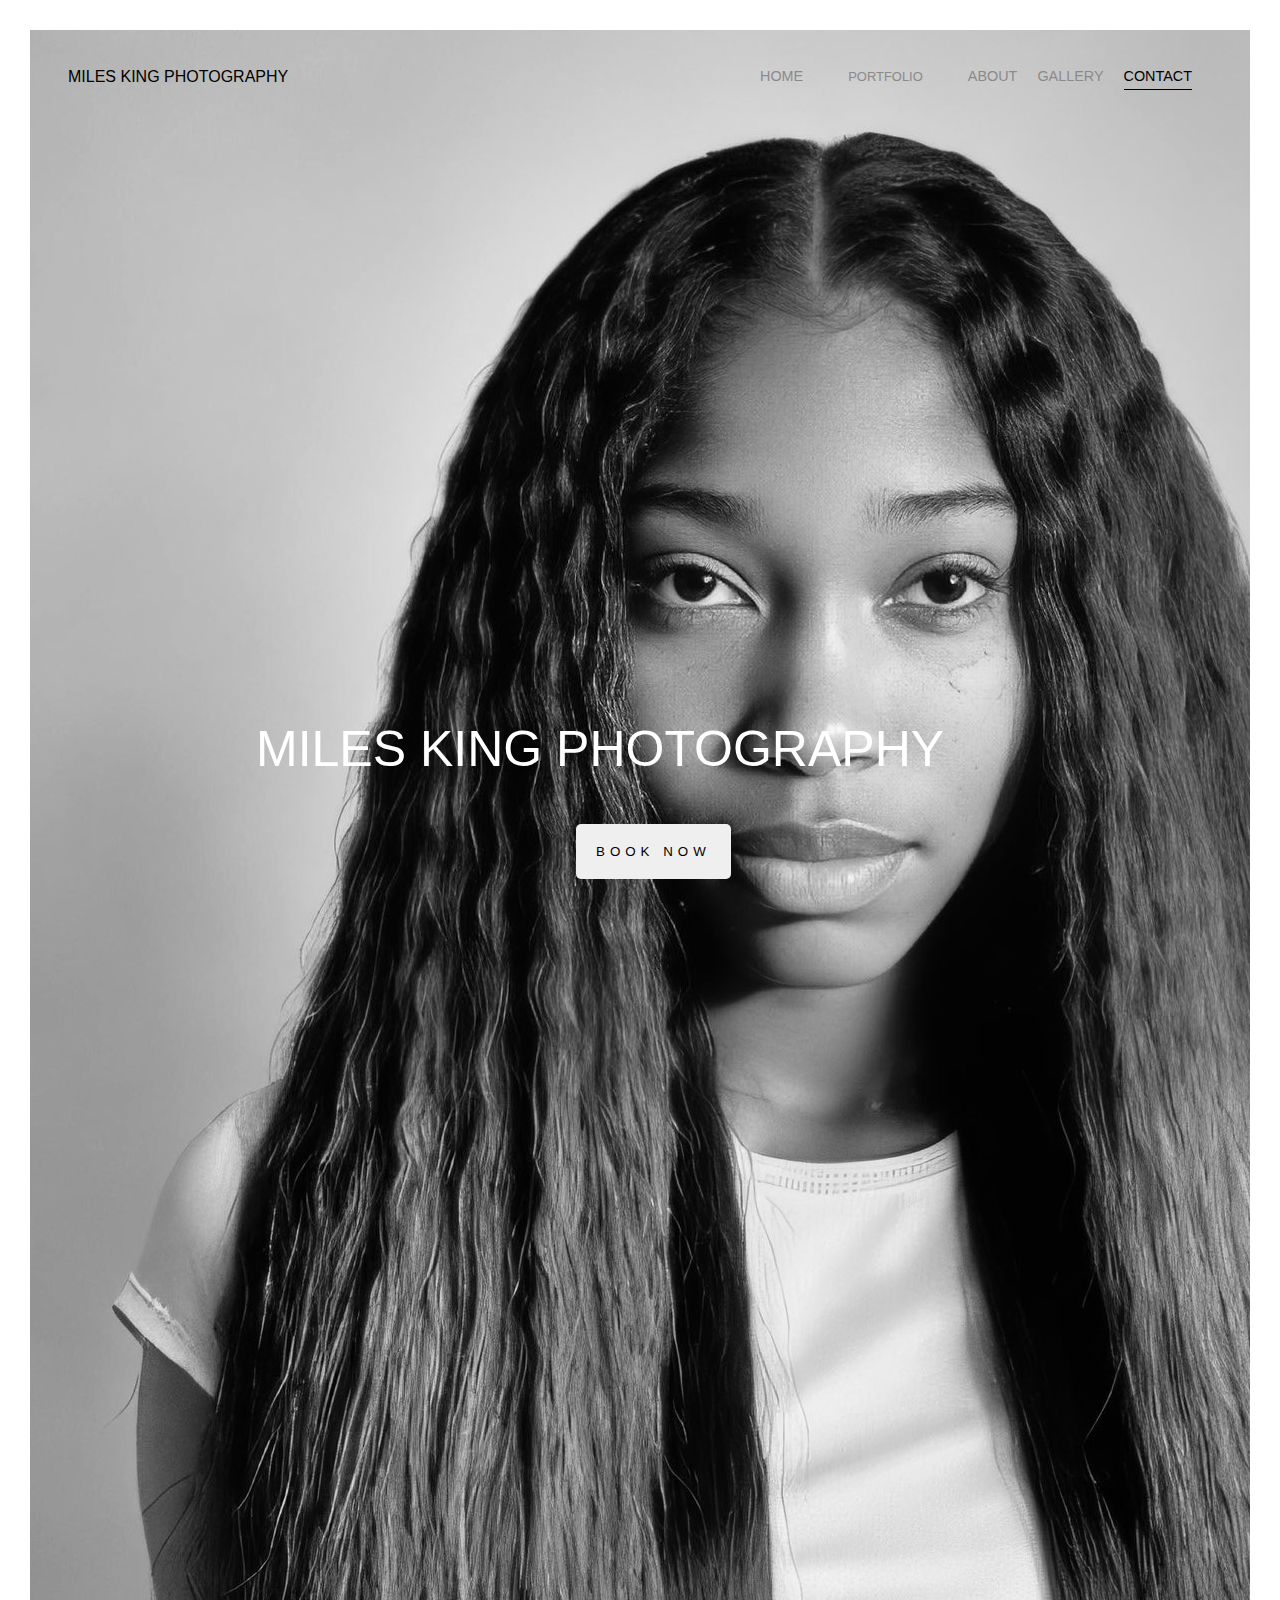
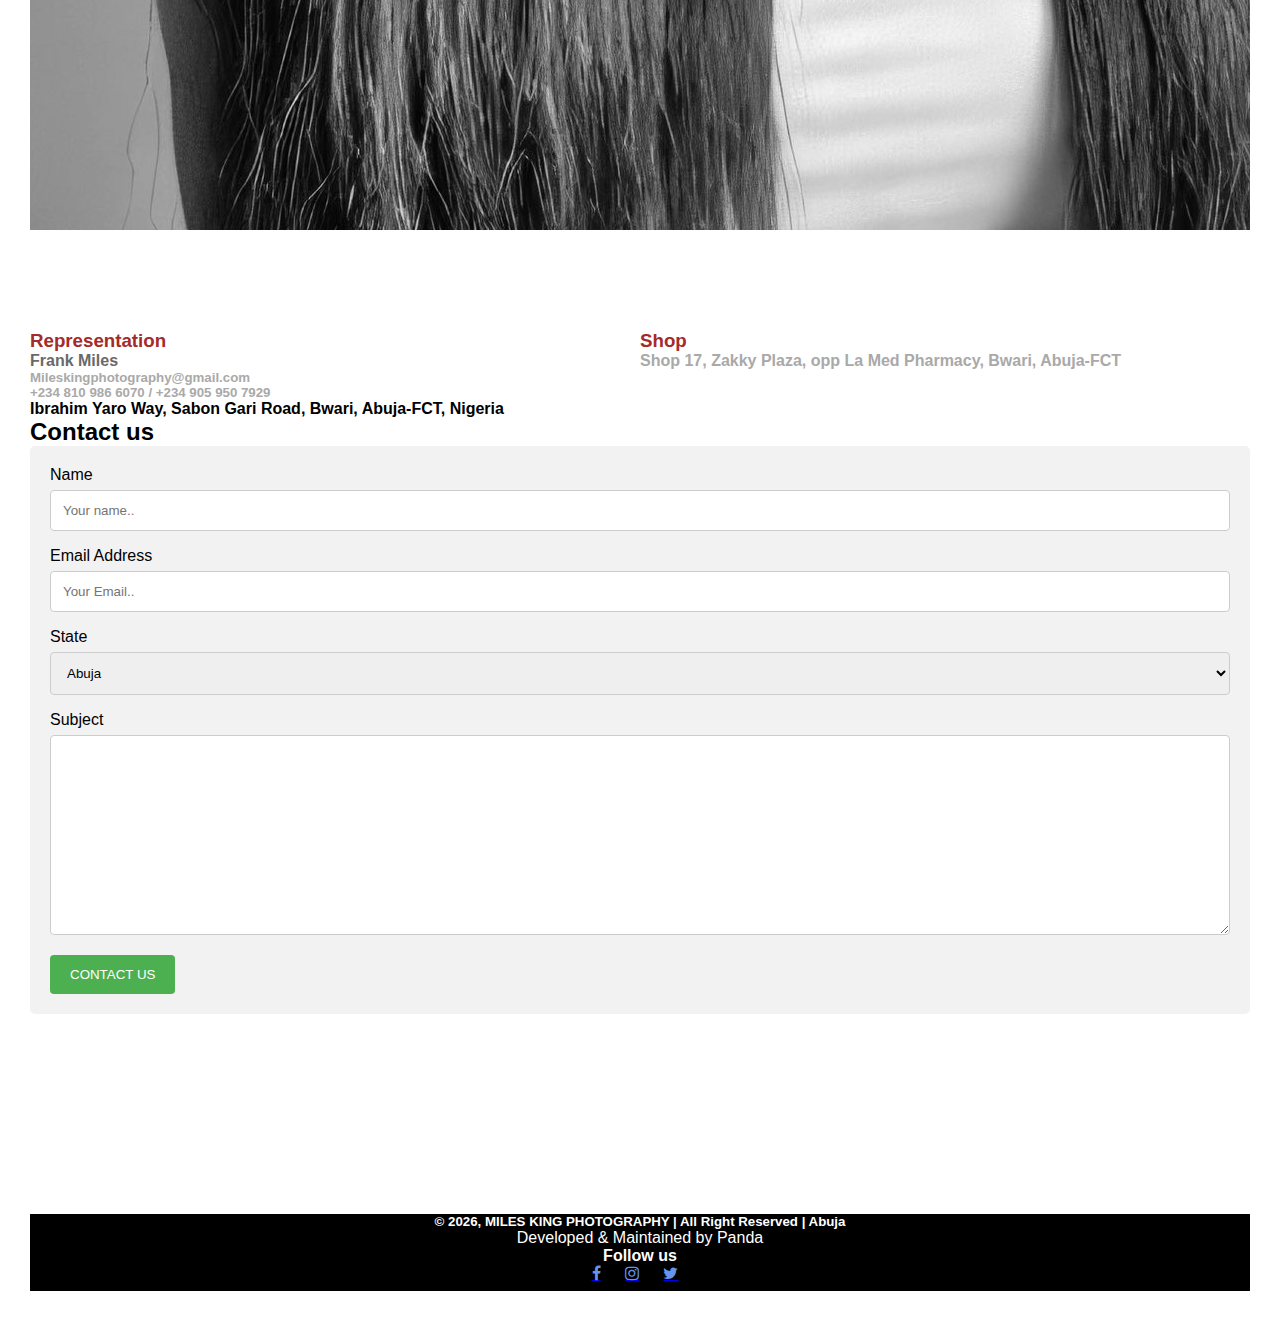
<file: contact.html>
<!DOCTYPE html>
<html lang="en">
<head>
    <meta charset="UTF-8">
    <meta name="viewport" content="width=device-width, initial-scale=1.0">

    <link rel="stylesheet" href="https://cdnjs.cloudflare.com/ajax/libs/font-awesome/4.7.0/css/font-awesome.min.css">
    <link href="https://fonts.googleapis.com/css2?family=Krona+One&display=swap" rel="stylesheet">
    <link rel="stylesheet" href="style.css">
    <link rel="stylesheet" href="styles.css">
    <title>MILES KING PHOTOGRAPHY/contact</title>
</head>


<body>

    <div class="hamburger_container">
        <label for="menu_check">&#9776;</label>
        <input type="checkbox" id="menu_check">
        <div class="hide_nav_container">
            <nav>
                <ul>
                    <!-- <div>MILES KING PHOTOGRAPHY</div> -->
                    <li><a href="index.html">HOME</a></li>
                    <li><a href="about.html">ABOUT</a> </li>
                    <li><a href="gallery.html">GALLERY</a> </li>
                    <li><a href="contact.html">CONTACT</a> </li>

                    <h4 class="">Follow us</h4>
                    <nav class="nav nav-icons">
                        <a class="nav-link" href="https://www.facbook.com/mileskingphotography" target="_blank"><i class="fa fa-facebook"></i></a>
                        <a class="nav-link" href="https://www.instagram.com/mileskingphotography" target="_blank"><i class="fa fa-instagram"></i></a>
                        <a class="nav-link" href="https://www.twitter.com/mileskingphotography" target="_blank"><i class="fa fa-twitter"></i></a>
                    </nav>

                  
                </ul>

                
            </nav>


           
        </div>
    </div>


    <div class="container">
        <div class="nav-wrapper">

            <div class="right-side">
                <div class="brand">
                   <div>MILES KING PHOTOGRAPHY</div>
                </div>
            </div>


            <div class="left-side">

               

                <div class="nav-link-wrapper">
                   <a href="index.html">Home</a>
                </div>

                <div class="nav-link-wrapper">
                    <div class="dropdown">
                       <button class="dropbtn">PORTFOLIO</button>

                       <div class="dropdown-content">
                        <a href="weddings.html">Wedding</a>
                        <a href="portrait.html">Potraits</a>
                        <a href="travel.html">Travel</a>
                       
                       
                       </div>
                    </div>

                   
                   


                  
                </div>


                <div class="nav-link-wrapper ">
                    <a href="about.html">About</a>
                </div>

                <div class="nav-link-wrapper ">
                    <a href="gallery.html">Gallery</a>
                </div>

                <div class="nav-link-wrapper active-nav-link">
                    <a href="contact.html">Contact</a>
                </div>
            </div>
    
    
           
        </div>

        <div class="title">MILES KING PHOTOGRAPHY</div>
        
        <div class="title-button"><button onclick="showForm()">BOOK NOW</button></div>
        <div class="overlay" id="overlay"></div>
        <div class="popup-form" id="popup-form">
            <h1>Session Booking</h1>
            <form action="submit_booking.php" method="post">
                <label for="full_name">Full Name:</label>
                <input type="text" id="full_name" name="full_name" required><br><br>
        
                <label for="email">Email:</label>
                <input type="email" id="email" name="email" required><br><br>
        
                <label for="phone">Phone:</label>
                <input type="tel" id="phone" name="phone" required><br><br>
        
                <label for="session_type">Session Type:</label>
                <input type="text" id="session_type" name="session_type" required><br><br>
        
                <label for="date_time">Preferred Date and Time:</label>
                <input type="datetime-local" id="date_time" name="date_time" required><br><br>
        
                <label for="location">Location:</label>
                <input type="text" id="location" name="location" required><br><br>
        
                <label for="duration">Duration:</label>
                <input type="text" id="duration" name="duration" required><br><br>
        
                <label for="specific_requests">Specific Requests or Themes:</label>
                <textarea id="specific_requests" name="specific_requests"></textarea><br><br>
        
                <label for="participants">Number of Participants:</label>
                <input type="number" id="participants" name="participants" min="1"><br><br>
        
                <label for="wardrobe_props">Wardrobe and Props:</label>
                <textarea id="wardrobe_props" name="wardrobe_props"></textarea><br><br>
        
                <label for="style">Photography Style:</label>
                <input type="text" id="style" name="style" required><br><br>
        
                <label for="requirements">Special Requirements:</label>
                <textarea id="requirements" name="requirements"></textarea><br><br>
        
                <label for="usage_rights">Usage Rights and Permissions:</label>
                <textarea id="usage_rights" name="usage_rights" required></textarea><br><br>
        
                <label for="price">Price:</label>
                <input type="number" id="price" name="price" required><br><br>
        
                <label for="cancellation_policy">Cancellation Policy:</label>
                <textarea id="cancellation_policy" name="cancellation_policy" required></textarea><br><br>
        
                <input type="submit" value="Submit">
                <button type="button" onclick="closeForm()">Cancel</button>
            </form>
        </div>
        <div class="container">
            <div class="rowt2">
                  <div class="contact-wrapper">
               
                <h3 style="color: brown;">Representation</h3>
                <h4 style="color: dimgrey;">Frank Miles</h4>
                <h5 style="color: darkgrey;">Mileskingphotography@gmail.com</h6>
                <h5 style="color: darkgrey;">+234 810 986 6070 / +234 905 950 7929</h5>

                <h4>Ibrahim Yaro Way, Sabon Gari Road, Bwari, Abuja-FCT, Nigeria</h4>
                </div>
          
       
        

                <div class="contact-wrapper">

          
                <h3 style="color: brown;">Shop</h3>
                
                <h4 style="color: darkgray;"> Shop 17, Zakky Plaza, opp La Med Pharmacy, Bwari, Abuja-FCT</h4>
                </div>
            </div>
          
           
        </div>
      



       
        
    <h2>Contact us</h2>
   
    
    <div class="container-form">
        <form action="/action_page.php">
          <label for="fname">Name</label><br>
          <input type="text" id="fname" name="firstname" placeholder="Your name..">
      
          <!-- <label for="lname">Last Name</label>
          <input type="text1" id="lname" name="lastname" placeholder="Your last name.."><br><br><br> -->

          <label for="lname">Email Address</label>
          <input type="text" id="lname" name="Email" placeholder="Your Email..">
      
          <label for="country">State</label>
          <select id="country" name="country">
            <option value="australia">Abuja</option>
            <option value="canada">Lagos</option>
            <option value="usa">PortHacourt</option>
          </select>
      
          <label for="subject">Subject</label>
          <textarea id="subject" name="subject" placeholder="" style="height:200px"></textarea>
      
          <input type="submit" value="CONTACT US">
        </form>
    </div>
      




        <footer>  <h5>  &copy; <span id="date"></span>, MILES KING PHOTOGRAPHY | All Right Reserved | Abuja </h5>
            
            <h2> </h2 >
            <p>Developed & Maintained by Panda</p>
           
    
            <h4 class="">Follow us</h4>
            <nav class="nav nav-icons">
                <a class="nav-link" href="https://www.facbook.com/mileskingphotography" target="_blank"><i class="fa fa-facebook"></i></a>
                <a class="nav-link" href="https://www.instagram.com/mileskingphotography" target="_blank"><i class="fa fa-instagram"></i></a>
                <a class="nav-link" href="https://www.twitter.com/mileskingphotography" target="_blank"><i class="fa fa-twitter"></i></a>
            </nav>
        </footer>
    


        <script src="main.js"></script>
        <script src="popup.js"></script>
</body>
</html>
</file>
<file: style.css>
* {
  box-sizing: border-box;
}

body{
    margin: 0px;
    font-family: 'Krona One', sans-serif;
}

.container{
    display: grid;
    grid-template-columns: 1fr;
}

.nav-wrapper{
    display: flex;
    justify-content: space-between;
    padding: 38px;
    background-image: url(./IMAGE/20230916_101054.jpg);
    background-repeat: no-repeat;
    height: 200vh; 
    margin-bottom: 100px;
    position: relative;
}


.title{
    position: absolute;
    z-index: 999;
    top: 80%;
    left: 20%;
    margin: 0;
  padding: 0;
  border: 0;
  outline: 0;
  font-weight: inherit;
  font-style: inherit;
  font-size: 50px;
  font-family: inherit;
  vertical-align: baseline;
  color: #fff;
}

.title-button{
    position: absolute;
    z-index: 999;
    top: 90%;
    left: 45%;
    margin: 0;
  padding: 0;
  border: 0;
  outline: 0;
  font-weight: inherit;
  font-style: inherit;
  font-size: 50px;
  font-family: inherit;
  vertical-align: baseline;
  color: #fff;

}

.title-button button{
  padding: 20px;
  border-radius: 5px;
  letter-spacing: 5px;
  border: none;
  cursor: pointer;
}

.logo {
    display: flex;
}

.left-side{
    display: flex;
}

.nav-wrapper > .left-side > div{
  margin-right: 20px;
  font-size: 0.9em;
  text-transform: uppercase;
}

.nav-link-wrapper{
    height: 22px;
    border-bottom: 1px solid transparent;
    transition: border-bottom 0.5s;
}

.nav-link-wrapper a{
    color: #8a8a8a;
    text-decoration: none;
    transition: color 0.5s;
}

.text-wrapper {
    text-align: center !important; 
    padding: 70px 70px;
}

.text-wrapper {
    font-size: 60px;
    font-weight: 600;
    text-transform: none;
    letter-spacing: -1px;
    line-height: 1.1;
}

.active-nav-link {
    border-bottom: 1px solid black;
}

.active-nav-link a {
  color: black !important;
}


/* portfolio styles */

.portfolio-items-wrapper{
    display: grid;
    grid-template-columns: 1fr 1fr 1fr;
    margin: 100px 0px;
}

.portfolio-item-wrapper{
    position: relative;
    margin: 5px;
}

.portfolio-img-background{
    height: 500px;
    width: 100%;
    background-size: cover;
    background-position: center;
    background-repeat: no-repeat;
}

.img-text-wrapper{
    position: absolute;
    top: 0;
    display: flex;
    flex-direction: column;
    justify-content: center;
    align-items: center;
    height: 100%;
    text-align: center;
    padding-left: 100px;
    padding-right: 100px;
   
}

.logo-wrapper img{
    width: 80%;
    margin-bottom: 20px;
}

.img-text-wrapper .subtittle {
    transition: 1s;
    font-weight: 600;
    color: transparent;
}

.img-text-wrapper:hover .subtittle {
    font-weight: 600;
    color: red;
}

.img-darken{
    transition: 1s;
    filter: brightness(10%);
}

/* about page */
.two-column-wrapper {
    display: grid;
    grid-template-columns: 1fr 1fr;
}


.profile-image-wrapper img {
    width: 100%;
}

.profile-content-wrappers {
    padding: 70px 70px;
  
}

.profile-content-wrappers h4 {
    text-align: center;
}

.profile-content-wrapper {
    padding: 30px;
}

.profile-content-wrapper h1 {
    color: brown;
}

.contact-wrapper h2 h3 h4 {
    font-size: 1.2em;
}

.text-wrapper h2 h3 h4{
   font-size: 1.2em;
}

.content-wrapper-bg {
    background-color: #f2f2f2;
}

.rowt {
    display: grid;
        grid-template-columns:1fr 1fr 1fr;
      }

.rowt2 {
        display: grid;
            grid-template-columns: 1fr 1fr;
          }

.rowt3 {
    display: grid;
    grid-template-columns:1fr 1fr 1fr 1fr;
}

.rowt4 {
    display: grid;
    grid-template-columns: 1fr 1fr 1fr;
}

.rowt5 {
    display: grid;
     grid-template-columns:1fr 1fr ;
}

.rowt6 {
    display: grid;
    grid-template-columns:1fr 1fr 1fr;
}

.rowt7 {
    display: grid;
    grid-template-columns:1fr ;
}

.rowt8 {
    display: grid;
    grid-template-columns:1fr 1fr 1fr;
}

.rowt9 {
    display: grid;
    grid-template-columns:1fr 1fr 1fr;
}

.rowt10 {
    display: grid;
    grid-template-columns:1fr 1fr 1fr ;
}

input[type=text1] {
    width: 40%;
    padding: 12px;
    border: 1px solid #ccc;
    border-radius: 4px;
    box-sizing: border-box;
    margin-top: 6px;
    margin-bottom: 16px;
    resize: vertical;
}

input[type=text], select, textarea {
    width: 100%;
    padding: 12px;
    border: 1px solid #ccc;
    border-radius: 4px;
    box-sizing: border-box;
    margin-top: 6px;
    margin-bottom: 16px;
    resize: vertical;
  }
  
  input[type=submit] {
    background-color: #4CAF50;
    color: white;
    padding: 12px 20px;
    border: none;
    border-radius: 4px;
    cursor: pointer;
  }
  
  input[type=submit]:hover {
    background-color: #45a049;
  }
  
  .container-form {
    border-radius: 5px;
    background-color: #f2f2f2;
    padding: 20px;
  }



/* footer */
footer{
    background-size: cover;
    margin-top: 200px;
    color: white;
    text-align: center;
    background-color: black; 
    font-size: 1em ; 
}

footer h2 h4 p{
    font-size: 1.2em;
}

footer nav {
    color: #fff;
}

 .nav-icons {
    margin: -0.625rem 0 0 -0.625rem; 
  }
  
  
  .nav-icons .nav-link {
      display: inline-block;
      padding: 0.625rem; 
    }
  
  
  .nav-icons .nav-link i {
    display: block; 
    color: cornflowerblue;
  } 

  .nav  .nav-link i:hover {
    color: #fff; 
  }

.hamburger_container input{
    display: none;
}


.hamburger_container label{
    font-size: 30px;
    cursor: pointer;
    color: black;
    position: fixed;
    left: 20px;
    top:20px ;
    display: none;
}

.hide_nav_container{
    display: none;
    height: 70vh;
    position: fixed;
    top: 0;
    width: 100%;
    z-index: 10;
    background-color: white;
}

.hide_nav_container nav{
    margin-top: 10%;
}

.hide_nav_container nav ul{
    height: 100%;
    display: flex;
    flex-direction: column;
    justify-content: center;
    align-items: left;
    color: #8a8a8a;
   
}


.hide_nav_container ul li{
    list-style: none;
    font-size: 20px;
    text-transform: uppercase;
    margin: 10px 0;
    cursor: pointer; 
}

.hide_nav_container ul li a{
    text-decoration: none;
    color: #8a8a8a;
}

.hide_nav_container a:hover {
    background-color: #ddd;
  }

  .hide_nav_container .nav  .nav-link :hover {
    color: blue; 
  }

  .headingstyle-subtitle {
    color: #000000;
    text-align: center;
  }

  .headingstyle-subtitle h5 {
    color: red;
    padding: 100px 0px 20px;
    letter-spacing: 6px;
  }
  .headingstyle-subtitle h2 {
    font-size: 40px;
  }

  .headingstyle-subtitle p {
    color: rgb(126, 126, 126);
    line-height: 1.7;
    letter-spacing: 0;
    padding: 10px 0px 30px;
 width: 50%;
 margin: auto;
  }
  
  .headingstyle-subtitle h5::before {
    background: #000000;
  }

  .headingstyle-subtitle button{
    padding: 20px;
    background-color: transparent;
    color: #fff;
    border-color: #fff;
    font-size: 15px;
    letter-spacing: 6px;
  }

  .headingstyle-subtitle h5::before,
.headingstyle-subtitle h5::after {
    content: "";
    display: inline-block;
    width: 50px; 
    border-top: 1px solid #000; 
    vertical-align: middle;
    margin: 0 10px; 
}

.red .headingstyle-subtitle h5::before,
.red .headingstyle-subtitle h5::after {
    content: "";
    display: inline-block;
    width: 50px; 
    border-top: 1px solid red;
    vertical-align: middle;
    margin: 0 10px; 
}


  .grid-container1 {
    display: grid;
    grid-template-columns: 1fr 1fr;
    margin: 40px 40px;
}

.text-center{
    text-align: center;
}

.txt-center{
    text-align: center;
    margin: 80px 0px 0px;
    font-size: 30px;
    letter-spacing: 5px;
}

.pd-60{
    padding: 60px 0px;
}

  .grid-container {
    display: grid;
    grid-template-columns: 2fr 1fr; 
    margin: 40px 0px;
}

.item {
    background-color: #f0f0f0;
    padding: 100px 10px;
    height: 700px;
}

.items {
    padding: 100px 10px;
    height: 700px;
 }

.item p{
    color: rgb(126, 126, 126);
    padding: 10px 0px;
    font-size: 13px;
    line-height: 1.9;
}

.item button{
    padding:20px;
    letter-spacing:4px;
    cursor: pointer;
}

.items p{
    color: rgb(126, 126, 126);
    padding: 10px 0px;
    font-size: 13px;
    line-height: 1.9;
}

.large img{
    width: 100%;
    height: 600px;
}

.service-bk{
    background-image: url(./IMAGE/istockphoto-182658709-612x612.jpg);
    background-repeat: no-repeat;
    background-size: contain;
    height: 150vh;
    margin: 40px 0px 0px;
}

.service-bk p {
    color: #fff;
}

.service-bk h2 {
    color: #fff;
}

.portfolio-items-wrappers{
    /* display: grid;
    grid-template-columns: 1fr 1fr; */
    display: flex;
    gap: 10px;
    margin: 100px 0px;
}

.grid{
    display: grid;
    grid-template-columns: 1fr 1fr 1fr;
    gap: 50px;
    text-align: center;
    width: 70%;
    margin: 60px auto;
}

.grid i{
   color: red;
}

.grid h1{
    font-size: 50px;
    letter-spacing: 3px;
  }

.grid h4{
   padding: 20px;
 }

.white{
    color: #fff;
}

.white h4{
   padding: 20px;
   font-size: 25px;
}


@media (max-width:700px) {
    .nav-wrapper .left-side {
        display: none;
    }

    .title{
        top: 80%;
        left: 10%;
      font-size: 20px;
      color: #fff;
    }

    .title-button{
        top: 90%;
        left: 30%;
    }

    .portfolio-items-wrapper {
        grid-template-columns: 1fr;
    }


    .hamburger_container label{
        display: block;
        z-index: 20;
    }


    input:checked ~ .hide_nav_container {
        display: block;
        color: black;
    }

    .subtittle {
      font-size: small;
      font-weight: 300;
    }

    .two-column-wrapper{
        grid-template-columns: 1fr;  
    }

    .logo-wrapper img {
        width: 100%;
        height: 100%;
    }

    .rowt {
        display: grid;
        grid-template-columns:1fr;
    }

    .rowt2 {
    display: grid;
    grid-template-columns:1fr;
    }

    .rowt3 {
        display: grid;
        grid-template-columns:1fr ;
     }

     .rowt4 {
         display: grid;
        grid-template-columns:1fr ;
     }

     .rowt5 {
         display: grid;
        grid-template-columns:1fr ;
    }

    .rowt6 {
         display: grid;
         grid-template-columns:1fr ;
    }

    .rowt7 {
         display: grid;
         grid-template-columns:1fr ;
    }

    .rowt8 {
        display: grid;
         grid-template-columns:1fr ;
     }

    .rowt9 {
        display: grid;
        grid-template-columns:1fr ;
    }

 .rowt10 {
    display: grid;
    grid-template-columns:1fr ;
}


input[type=text1] {
    width: 100%;
}

.text-wrapper {
    font-size: 20px;
    padding: 30px 30px;
}

.headingstyle-subtitle p {
 width: 100%;
 margin: auto;
  }

  .grid-container, .grid-container1 {
    display: grid;
    grid-template-columns: 1fr; 
    margin: 40px 0px;
}

.item {
  
    padding: 100px 15px;
    height: 700px;
    
}

.service-bk {
  display: none;
}

.service-bk p {
  
    font-size: 10px;
}

.service-bk h2 {
    font-size: 10px;
}

.grid{
    grid-template-columns: 1fr ;  
}

}
</file>
<file: styles.css>
*{
  padding: 0;
  margin: 0;
}

body  { 
    margin: 30px 30px;
}

.images-wrapper {
    padding: 0px;
    margin: 2px;
}

.dropdown {
    float: left;
    overflow: hidden;
  }

.dropdown .dropbtn {
    font-size: 18px;  
    border: none;
    outline: none;
    color: #8a8a8a;
    padding: 15px 25px;
    background-color: inherit;
    font-family: inherit;
    margin: 0;
    padding-top: 0;
    font-size: 0.9em;
  }

  .dropdown-content {
    display: none;
    position: absolute;
    background-color: white;
    min-width: 160px;
    box-shadow: 0px 8px 16px 0px rgba(0,0,0,0.2);
    z-index: 1;
  }

  .dropdown-content a {
    float: none;
    padding: 12px 16px;
    text-decoration: none;
    display: block;
    text-align: left;
    font-size: 0.9em;
    color: #8a8a8a;
  }

  .dropdown:hover .dropdown-content {
    display: block;
  }

  .dropdown-content a:hover {
    background-color: #ddd;
  }

  .wdth-60{
    width: 80%;
    margin: auto;
    display: grid;
    grid-template-columns: 1fr 1fr 1fr;
    gap: 20px;
    /* margin: 100px 0px; */
  }

  .line-div{
    padding: 40px;
  }

  .elem-1{
  font-size: 36px;
  line-height: 1.3em;
  text-align: center;
  }

  .elem-2{
    font-family: "arion_typeface_altregular", Sans-serif;
  font-size: 70px;
  font-weight: 400;
    }

    .elem-3{
      font-size: 16px;
      line-height: 1.5em;
      text-align: center;
      color: #4d4d4d;
      }

    .elem-1, .elem-4 {
    border-right: 1px solid #000; 
    padding-right: 10px; 
    margin-right: 10px; 
    display: inline-block; 
    vertical-align: top; 
  }

  .flip-box {
    background-color: transparent;
    width: 100%;
    height: 600px;
    border: 1px solid #f1f1f1;
    perspective: 1000px; /* Remove this if you don't want the 3D effect */
  }
  
  /* This container is needed to position the front and back side */
  .flip-box-inner {
    position: relative;
    width: 100%;
    height: 100%;
    text-align: center;
    transition: transform 0.8s;
    transform-style: preserve-3d;
  }
  
  /* Do an horizontal flip when you move the mouse over the flip box container */
  .flip-box:hover .flip-box-inner {
    transform: rotateY(180deg);
  }
  
  /* Position the front and back side */
  .flip-box-front, .flip-box-back {
    position: absolute;
    width: 100%;
    height: 100%;
    -webkit-backface-visibility: hidden; /* Safari */
    backface-visibility: hidden;
  }

  .flip-box-front, .flip-box-back-1 {
    position: absolute;
    width: 100%;
    height: 100%;
    -webkit-backface-visibility: hidden; /* Safari */
    backface-visibility: hidden;
  }

  .flip-box-front, .flip-box-back-2 {
    position: absolute;
    width: 100%;
    height: 100%;
    -webkit-backface-visibility: hidden; /* Safari */
    backface-visibility: hidden;
  }

  .try{
    position: relative;
    z-index: 999;
    top: 200px;
    color: white;
    font-size: 15px;
    letter-spacing: 5px;
  }
  
  /* Style the front side (fallback if image is missing) */
  .flip-box-front {
    background-color: #bbb;
    color: black;
  }
  
  /* Style the back side */
  .flip-box-back {
    background-color: red;
    background-image: url(./IMAGE/126171842_1065972983850023_1939054868097742285_n.jpg);
    background-position: center;
    background-repeat: no-repeat;
    background-size: cover;
    color: white;
    transform: rotateY(180deg);
    padding: 40% 0px;
  }

  .flip-box-back button {
    padding: 20px;
    border-radius: 10px;
    border-color: white;
    cursor: pointer;
  }

  .flip-box:hover .try {
    visibility: hidden;
}

  .flip-box-back-1 {
    background-color: red;
    background-image: url(./IMAGE/310865017_768843430872476_6975795376457323161_n.webp.jpg);
    background-position: center;
    background-repeat: no-repeat;
    background-size: cover;
    color: white;
    transform: rotateY(180deg);
    padding: 40% 0px;
  }

  .flip-box-back-1 button {
    padding: 20px;
    border-radius: 10px;
    border-color: white;
    cursor: pointer;
  }

  .flip-box-back-2 {
    background-color: red;
    background-image: url(./IMAGE/316362429_496898605735559_2433434031598864432_n.webp.jpg);
    background-position: center;
    background-repeat: no-repeat;
    background-size: cover;
    color: white;
    transform: rotateY(180deg);
    padding: 40% 0px;
  }

  .flip-box-back-2 button {
    padding: 20px;
    border-radius: 10px;
    border-color: white;
    cursor: pointer;
  }
 
  .flip-box-front img {
    width: 100%;
    height: 100%;
  }


    /* Style for the popup form */
    .popup-form {
      display: none;
      position: fixed;
      top: 50%;
      left: 50%;
      transform: translate(-50%, -50%);
      background: #f9f9f9;
      padding: 20px;
      border: 1px solid #ccc;
      box-shadow: 0 4px 8px rgba(0, 0, 0, 0.1);
      z-index: 9999;
      max-width: 80%;
      max-height: 80%;
      overflow: auto;
  }

  .popup-form h2 {
    font-size: 1.5em;
    margin-bottom: 20px;
}

.popup-form label {
    font-weight: bold;
    display: block;
    margin-bottom: 5px;
}

.popup-form input,
.popup-form textarea {
    width: 100%;
    padding: 8px;
    margin-bottom: 10px;
    border: 1px solid #ccc;
    border-radius: 4px;
}

.popup-form button {
    padding: 10px 20px;
    background-color: #007bff;
    color: #fff;
    border: none;
    border-radius: 4px;
    cursor: pointer;
}

.popup-form button:hover {
    background-color: #0056b3;
}
  /* Style for the overlay behind the popup */
  .overlay {
      display: none;
      position: fixed;
      top: 0;
      left: 0;
      width: 100%;
      height: 100%;
      background: rgba(0, 0, 0, 0.5);
      z-index: 9998;
  }

  .fa-camera, .fa-video-camera{
    padding: 20px 0px;
  }

  .about-msg{
    font-size: 30px;
    color: black;
  }

  .carousel {
    background: #EEE;
    margin: 100px 0px 0px;
  }

  .carousel img {
   width: 100%;
   height: 100%;
  }

.carousel-cell {
  width: 50%;
  height: 500px;
  margin-right: 10px;
  background: #8C8;
  border-radius: 5px;
  counter-increment: carousel-cell;
}

/* .flickity-button {
  display: none;
  } */

  @import url("https://fonts.googleapis.com/css2?family=Poppins:wght@300;400;500;600&display=swap");
* {
  margin: 0;
  padding: 0;
  box-sizing: border-box;
  font-family: "Poppins", sans-serif;
}
.container1 {
  height: 100vh;
  width: 100%;
  display: flex;
  align-items: center;
  justify-content: center;
  margin: 0px 0px;
}
.testimonial {
  position: relative;
  max-width: 900px;
  width: 100%;
  padding: 50px 0;
  overflow: hidden;
}
.testimonial .image {
  height: 170px;
  width: 170px;
  object-fit: cover;
  border-radius: 50%;
}
.testimonial .slide {
  display: flex;
  align-items: center;
  justify-content: center;
  flex-direction: column;
  row-gap: 30px;
  height: 100%;
  width: 100%;
}
.slide p {
  text-align: center;
  padding: 0 160px;
  font-size: 14px;
  font-weight: 400;
  color: #333;
}
.slide .quote-icon {
  font-size: 30px;
  color: #4070f4;
}
.slide .details {
  display: flex;
  flex-direction: column;
  align-items: center;
}
.details .name {
  font-size: 14px;
  font-weight: 600;
  color: #333;
}
.details .job {
  font-size: 12px;
  font-weight: 400;
  color: #333;
}
/* swiper button css */
.nav-btn {
  height: 40px;
  width: 40px;
  border-radius: 50%;
  transform: translateY(30px);
  background-color: rgba(0, 0, 0, 0.1);
  transition: 0.2s;
}
.nav-btn:hover {
  background-color: rgba(0, 0, 0, 0.2);
}
.nav-btn::after,
.nav-btn::before {
  font-size: 20px;
  color: #fff;
}
.swiper-pagination-bullet {
  background-color: rgba(0, 0, 0, 0.8);
}
.swiper-pagination-bullet-active {
  background-color: #4070f4;
}
@media screen and (max-width: 768px) {
  .slide p {
    padding: 0 20px;
  }
  .nav-btn {
    display: none;
  }
}

  @media (max-width:700px) {
    .wdth-60{
      width: 100%;
      margin: auto;
      display: grid;
      grid-template-columns: 1fr;
      gap: 20px;
      /* margin: 100px 0px; */
    }

    .elem-1{
      font-size: 16px;
      line-height: 1.3em;
      text-align: center;
    }
    
    .elem-2{
        font-family: "arion_typeface_altregular", Sans-serif;
      font-size: 20px;
      font-weight: 400;
      text-align: center;
    }
    
    .elem-3{
          font-size: 16px;
          line-height: 1.5em;
          text-align: center;
          color: #4d4d4d;
    }

     .elem-1, .elem-4 {
            border-right: none; 
      }

      .about-msg{
        font-size: 20px;
      }
  }
</file>
